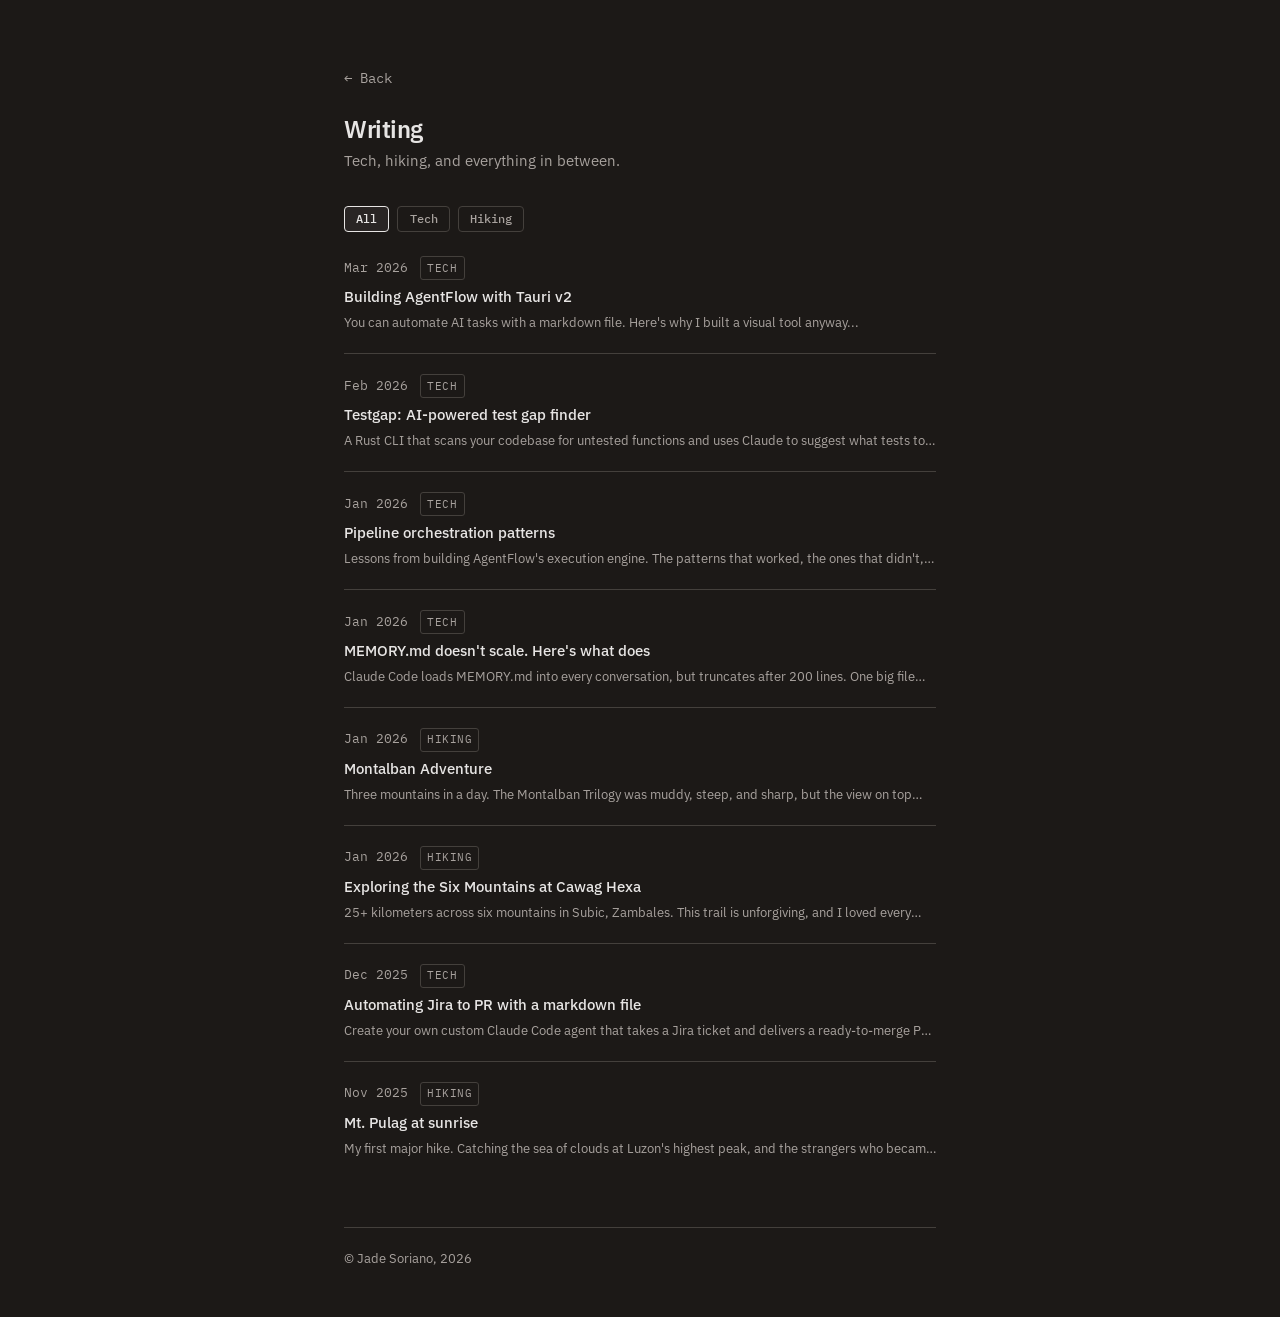
<file: writing.html>
<!DOCTYPE html>
<html lang="en">
<head>
  <meta charset="UTF-8">
  <meta name="viewport" content="width=device-width, initial-scale=1.0">
  <title>Writing | Jade Soriano</title>

  <link rel="preconnect" href="https://fonts.googleapis.com">
  <link rel="preconnect" href="https://fonts.gstatic.com" crossorigin>
  <link href="https://fonts.googleapis.com/css2?family=IBM+Plex+Sans:ital,wght@0,300;0,400;0,500;0,600;1,300;1,400&family=IBM+Plex+Mono:wght@400;500&display=swap" rel="stylesheet">

  <link rel="icon" href="data:image/svg+xml,<svg xmlns='http://www.w3.org/2000/svg' viewBox='0 0 100 100'><text y='.9em' font-size='90'>~</text></svg>">

  <meta name="description" content="Writing by Jade Soriano. Tech, hiking, and more.">

  <link rel="stylesheet" href="assets/css/styles.css">
</head>
<body>
  <main>
    <a href="index.html" class="back-link">&larr; Back</a>

    <header>
      <h1>Writing</h1>
      <p class="subtitle">Tech, hiking, and everything in between.</p>
    </header>

    <div class="filters">
      <button class="filter-btn active" data-filter="all">All</button>
      <button class="filter-btn" data-filter="tech">Tech</button>
      <button class="filter-btn" data-filter="hiking">Hiking</button>
    </div>

    <ul class="writing-list">
      <li id="agent-flow" class="writing-item" data-category="tech" data-title="Building AgentFlow with Tauri v2">
        <div class="writing-meta">
          <time>Mar 2026</time>
          <span class="writing-category">tech</span>
        </div>
        <h3>Building AgentFlow with Tauri v2</h3>
        <p class="writing-snippet">You can automate AI tasks with a markdown file. Here's why I built a visual tool anyway...</p>
        <template class="writing-body">
          <p>Running <code>claude --agent agents/my-workflow.md</code> works. It's simple and it gets the job done. But after using markdown-based agents on real projects, I kept running into the same problems: failed steps meant restarting the whole thing, cost tracking was invisible until the bill showed up, teammates couldn't read the markdown syntax, and parallel execution needed bash scripting workarounds.</p>
          <p>So I built AgentFlow. A desktop app that lets you do the same thing visually.</p>
          <h4>Why visual?</h4>
          <p>Each step is a block on a canvas. While it's running, you can see exactly what's happening: <strong>blue for running, green for completed, red for failed</strong>. When something breaks, you don't restart from scratch. You fix the issue and resume from the failed step.</p>
          <p>Token usage and dollar amounts are tracked per step with budget limits, so you know what a workflow costs <em>while</em> it's running, not after. Approval gates let you pause execution for human review before continuing. And parallel processing is just drag-and-drop, no scripting needed.</p>
          <h4>Who it's for</h4>
          <p>It's for anyone who's been frustrated by restarting failed runs, teams with mixed technical backgrounds where not everyone reads markdown, and people who want visibility into what their AI workflows are actually doing and costing.</p>
          <h4>The stack</h4>
          <p>Built with <strong>Tauri v2</strong> (Rust backend), <strong>React 19 + TypeScript</strong>, Tailwind CSS, React Flow for the canvas, SQLite for local storage, and Tokio for async operations. The final binary is ~8 MB. It's MIT-licensed and open source.</p>
          <p>I wrote a longer post about this on <a href="https://dev.to/jadessoriano/you-can-automate-ai-tasks-with-a-markdown-file-heres-why-i-built-a-visual-tool-anyway-405a" target="_blank" rel="noopener">dev.to</a>. You can also check out <a href="https://agent-flow-site.vercel.app/" target="_blank" rel="noopener">the AgentFlow site</a> for docs and downloads.</p>
        </template>
      </li>

      <li id="testgap" class="writing-item" data-category="tech" data-title="Testgap: AI-powered test gap finder">
        <div class="writing-meta">
          <time>Feb 2026</time>
          <span class="writing-category">tech</span>
        </div>
        <h3>Testgap: AI-powered test gap finder</h3>
        <p class="writing-snippet">A Rust CLI that scans your codebase for untested functions and uses Claude to suggest what tests to write...</p>
        <template class="writing-body">
          <p>Testgap is a CLI tool I built in Rust that scans your codebase for untested functions and uses Claude AI to suggest what tests to write first. It's the tool I wished existed every time I joined a project with spotty coverage.</p>
          <h4>How it works</h4>
          <p>Under the hood, testgap uses <strong>tree-sitter</strong> to parse function definitions across your codebase, then maps them against existing test files to find gaps. Each untested function gets a severity classification:</p>
          <ul>
            <li><strong>Critical:</strong> public functions with high complexity</li>
            <li><strong>Warning:</strong> public functions with low complexity</li>
            <li><strong>Info:</strong> private/internal functions</li>
          </ul>
          <h4>AI-powered suggestions</h4>
          <p>The real value comes when you enable the AI layer. Testgap sends untested functions to Claude and gets back <strong>risk assessments</strong> and concrete test suggestions, so you know not just <em>what</em> to test but <em>how</em>. You can also run <code>--no-ai</code> for free static analysis only.</p>
          <h4>Built for CI</h4>
          <p>Testgap outputs in human-readable, JSON, and Markdown formats. Use <code>--fail-on-critical</code> as a CI gate to catch untested public APIs before they ship. It supports <strong>Rust, TypeScript, Python, and Go</strong> out of the box.</p>
          <p>Check out <a href="https://testgap-site.vercel.app/" target="_blank" rel="noopener">the Testgap site</a> for docs and installation.</p>
        </template>
      </li>

      <li id="pipeline-patterns" class="writing-item" data-category="tech" data-title="Pipeline orchestration patterns">
        <div class="writing-meta">
          <time>Jan 2026</time>
          <span class="writing-category">tech</span>
        </div>
        <h3>Pipeline orchestration patterns</h3>
        <p class="writing-snippet">Lessons from building AgentFlow's execution engine. The patterns that worked, the ones that didn't, and why agent pipelines are different...</p>
        <template class="writing-body">
          <p>While building <a href="https://agent-flow-site.vercel.app/" target="_blank" rel="noopener">AgentFlow</a>, I had to figure out how to orchestrate multi-step AI workflows reliably. These are the patterns that survived contact with real use.</p>
          <h4>Sequential chains</h4>
          <p>The simplest pattern: <strong>A &rarr; B &rarr; C</strong>. Each node runs after the previous one completes. This works well for deterministic workflows like running tests, then lint, then deploy. But with LLM nodes, the output of step A shapes what step B even <em>means</em>, so you need to think carefully about what context flows between nodes.</p>
          <h4>Parallel fan-out with join</h4>
          <p>Fan out to <strong>multiple nodes simultaneously</strong>, then collect results at a sync point. This is where real speed gains come from. In AgentFlow, a Parallel node spins up concurrent tasks via Tokio and waits for all branches to resolve before continuing. The tricky part is deciding what to do when one branch fails. Do you cancel the others, or let them finish?</p>
          <h4>Approval gates</h4>
          <p>Not every step should run automatically. Approval gates pause execution and wait for <strong>human review</strong> before continuing. I use these before destructive operations. A pipeline might generate a migration, but a human should confirm before it runs <code>DROP TABLE</code>. The gate stores the pending state so you can close your laptop and approve later.</p>
          <h4>Resume from failure</h4>
          <p>This is the pattern I'm most glad I built. When a node fails, the pipeline saves its state: which nodes completed, their outputs, where it broke. You fix the issue and <strong>resume from the failed node</strong> without re-running everything before it. With LLM calls that cost real money, re-running a 10-step pipeline because step 8 hit a rate limit is painful.</p>
          <h4>Cost-aware execution</h4>
          <p>Agent pipelines aren't free. Each AI Task node has a <strong>per-node token cost estimate</strong>, and the execution engine tracks spend in real time. You can set budget limits so if a pipeline is about to blow past its cap, it stops early instead of burning through your API credits. This turned out to be one of the most-used features.</p>
          <h4>What's different about agent pipelines</h4>
          <p>Traditional orchestration (Airflow, Step Functions) assumes deterministic tasks. Agent pipelines are different: outputs are <strong>non-deterministic</strong>, a single node might stream tokens for 30 seconds, and context window limits mean you can't just pass everything forward. Designing for this means smaller nodes with explicit context boundaries, and treating retries as <em>new attempts</em> rather than replays.</p>
        </template>
      </li>

      <li id="memory-md" class="writing-item" data-category="tech" data-title="MEMORY.md doesn't scale. Here's what does">
        <div class="writing-meta">
          <time>Jan 2026</time>
          <span class="writing-category">tech</span>
        </div>
        <h3>MEMORY.md doesn't scale. Here's what does</h3>
        <p class="writing-snippet">Claude Code loads MEMORY.md into every conversation, but truncates after 200 lines. One big file means lost context...</p>
        <template class="writing-body">
          <p>Claude Code loads <code>MEMORY.md</code> into every conversation. It's where you store architecture decisions, infrastructure notes, coding conventions, project phases. The problem: everything past 200 lines gets truncated. The more context you add, the more the oldest entries disappear. Claude forgets previous decisions and you end up repeating yourself.</p>
          <h4>The fix: indexed topic files</h4>
          <p>Instead of one massive file, restructure your memory into a lean index and separate topic files:</p>
          <pre><code>memory/
  MEMORY.md                   → index (~30 lines)
  architecture-decisions.md
  docker-infra.md
  plan-phases.md
  debugging-notes.md
  deferred-items.md</code></pre>
          <p>The index stays under 200 lines and serves as a table of contents. Each topic file holds the real detail. Claude loads the index every time, then reads the relevant topic files based on what you're working on. Nothing gets truncated, nothing gets lost.</p>
          <h4>Why this works</h4>
          <p>It mirrors the <code>.claude/agents/</code> pattern: a small file gives Claude direction while detailed files remain accessible on demand. Short, stable preferences like "always use bun" or "never auto-commit" stay in the index itself. Everything else lives in its own file.</p>
          <h4>Tips</h4>
          <ul>
            <li>Keep the index under 100 lines when possible</li>
            <li>Use descriptive file names, not generic labels</li>
            <li>Aim for 5 to 10 topic files maximum</li>
            <li>Periodically review and remove outdated notes</li>
          </ul>
          <h4>Getting started</h4>
          <p>You don't even have to do it manually. Just ask Claude: "Break my MEMORY.md into topic files. Keep the main file as an index under 200 lines, and move detailed sections into separate .md files in the same memory directory." It'll handle the restructuring for you.</p>
          <p>Structure beats bulk. I wrote more about this on <a href="https://dev.to/jadessoriano/memorymd-doesnt-scale-heres-what-does-34ic" target="_blank" rel="noopener">dev.to</a>.</p>
        </template>
      </li>

      <li id="montalban" class="writing-item" data-category="hiking" data-title="Montalban Adventure">
        <div class="writing-meta">
          <time>Jan 2026</time>
          <span class="writing-category">hiking</span>
        </div>
        <h3>Montalban Adventure</h3>
        <p class="writing-snippet">Three mountains in a day. The Montalban Trilogy was muddy, steep, and sharp, but the view on top made all of it worth it...</p>
        <template class="writing-body">
          <img class="writing-photo" src="assets/images/montalban.jpg" alt="Montalban Trilogy hike" />
          <p>We did the Montalban Trilogy: <strong>Mt. Binacayan</strong>, <strong>Mt. Pamitinan</strong>, and <strong>Mt. Hapunang Banoi</strong>, all three summits in a single day. It's in Rodriguez, Rizal, about an hour from Manila.</p>
          <h4>The climb</h4>
          <p>It was challenging. There's a lot of uphill bouldering over limestone, long steep ascents that don't let up, and the rocks are <em>sharp</em>. You feel it in your hands as much as your legs. It rained a bit too, which made the trail muddy and slippery on some sections.</p>
          <p>But the view from the top was really worth it. You can see the whole valley stretching out, Wawa Dam below, and if you're lucky, a sea of clouds rolling through in the morning.</p>
          <h4>The junction</h4>
          <p>Between the summits there's a junction where we took a quick rest. Everyone just sat on the rocks, caught their breath, drank water, and looked at each other like "we're really doing all three." Then we kept going.</p>
          <h4>Would I do it again?</h4>
          <p>Absolutely. It's not a beginner trail, but if you've done a few hikes before, the Trilogy is doable in a day. Just bring gloves for the bouldering, wear pants you don't mind getting muddy, and start early.</p>
        </template>
      </li>

      <li id="cawag-hexa" class="writing-item" data-category="hiking" data-title="Exploring the Six Mountains at Cawag Hexa">
        <div class="writing-meta">
          <time>Jan 2026</time>
          <span class="writing-category">hiking</span>
        </div>
        <h3>Exploring the Six Mountains at Cawag Hexa</h3>
        <p class="writing-snippet">25+ kilometers across six mountains in Subic, Zambales. This trail is unforgiving, and I loved every minute of it...</p>
        <template class="writing-body">
          <img class="writing-photo" src="assets/images/cawag.jpg" alt="Cawag Hexa trail" />
          <p>The Cawag Hexa is six mountains in one day: <strong>Mt. Balingkilat</strong>, <strong>Mt. Bira-Bira</strong>, <strong>Mt. Naulaw</strong>, <strong>Mt. Dayungan</strong>, <strong>Mt. Cinco Picos</strong>, and <strong>Mt. Redondo</strong>. Over 25 kilometers of trail in Subic, Zambales. This trail is unforgiving.</p>
          <h4>The first attempt</h4>
          <p>My first time, I didn't finish. We made it past the second mountain, Mt. Bira-Bira, but by then I'd run out of water and it was damn hot at the top. We stopped at the <strong>Thinking Tree</strong>, this spot on the trail that literally makes you think about whether you want to keep going. We decided not to. Took what they call the "Cawag Exit" and showed ourselves the way out.</p>
          <h4>The revenge hike</h4>
          <p>The second time, I finished it. We started at <strong>3:00 AM</strong> and I didn't reach the end until around <strong>8:00 PM</strong>. Almost 17 hours on the trail.</p>
          <p>The first mountain is a full assault. Long, steep, and it doesn't let up. You're already working hard before sunrise. But after that, each mountain gives you something different. Different terrain, different views, different kind of tired.</p>
          <h4>The fourth mountain</h4>
          <p>Mt. Dayungan was the one that got to me. Same level of difficulty as the first, maybe worse because your legs are already gone by that point. And the fake peaks. You'd think you've reached the top, then there's another one. And another one. Feels like it never ends. I lost count of how many times I thought "okay, <em>this</em> is it" and it wasn't.</p>
          <h4>The finish</h4>
          <p>At the end of the trail there's a river. I couldn't enjoy it because it was already dark by the time I got there. But honestly, just finishing was the reward. Each mountain is unique and gives you a completely different experience. I was so happy I came back and completed it the second time around.</p>
        </template>
      </li>

      <li id="jira-to-pr" class="writing-item" data-category="tech" data-title="Automating Jira to PR with a markdown file">
        <div class="writing-meta">
          <time>Dec 2025</time>
          <span class="writing-category">tech</span>
        </div>
        <h3>Automating Jira to PR with a markdown file</h3>
        <p class="writing-snippet">Create your own custom Claude Code agent that takes a Jira ticket and delivers a ready-to-merge PR. It's just a markdown file...</p>
        <template class="writing-body">
          <p>Create your own custom agent that takes a Jira ticket and delivers a ready-to-merge PR, end to end. The entire thing is a markdown file in <code>.claude/agents/</code>.</p>
          <p>Here's the gist of mine:</p>
          <pre><code># Ticket-to-PR Agent

Complete development pipeline: takes a Jira
ticket and delivers a ready-to-merge PR.

## Full Pipeline
Jira Ticket &rarr; Worktree &rarr; Implement
&rarr; Test &rarr; Fix &rarr; Changelog
&rarr; Commit &rarr; Sync Develop &rarr; Push &rarr; PR

## Phase 1: Setup
- Parse input (Jira key, URL, or description)
- Fetch ticket details via Atlassian MCP
- Create worktree from latest develop

## Phase 2: Implement
- Plan before coding
- Follow project conventions
- Write tests (Pest / Vitest)

## Phase 3: Ship
- Run tests, fix failures
- Update CHANGELOG.md
- Commit, merge latest develop, push, open PR</code></pre>
          <p>I just type <code>ticket-to-pr ML-305</code> in Claude Code and it handles everything: fetching the Jira ticket, scaffolding, implementation, tests, and PR submission.</p>
          <h4>Why this works</h4>
          <p>Claude Code agents are just markdown instructions. No framework, no SDK, no build step. You describe the workflow in plain English with enough specificity (branch naming conventions, test commands, commit message format) and the agent follows it. The file lives in your repo, so your whole team gets it on <code>git pull</code>.</p>
          <h4>Get started</h4>
          <p>To create your own, just ask Claude: <em>"Create a custom agent in <code>.claude/agents/</code> that [describe your workflow]."</em> Use the structure above as a starting point. The key is being explicit about your project's conventions (directory structure, test framework, commit format) so the agent produces code that looks like yours.</p>
        </template>
      </li>

      <li id="mt-pulag" class="writing-item" data-category="hiking" data-title="Mt. Pulag at sunrise">
        <div class="writing-meta">
          <time>Nov 2025</time>
          <span class="writing-category">hiking</span>
        </div>
        <h3>Mt. Pulag at sunrise</h3>
        <p class="writing-snippet">My first major hike. Catching the sea of clouds at Luzon's highest peak, and the strangers who became friends along the way...</p>
        <template class="writing-body">
          <video class="writing-video" src="assets/videos/pulag.mp4" controls playsinline preload="metadata"></video>
          <p>This was my first major hike, and honestly, it ruined me for regular weekends.</p>
          <p><a href="https://www.google.com/search?q=mt.+pulag" target="_blank" rel="noopener">Mt. Pulag</a> is Luzon's highest peak at <strong>2,922 meters</strong>. You hike through mossy forest in the dark, starting around 2 AM, freezing and half-awake. Then the sun breaks through a sea of clouds and suddenly none of that matters.</p>
          <h4>The people made it</h4>
          <p>The trail itself is beautiful, but it's the people I remember most. Strangers at the homestay the night before became friends by the time we hit the summit. We shared stories over instant coffee, cracked jokes on the trail when our legs were giving out, and passed around whatever food anyone had left. Someone had a thermos of hot chocolate that became the most valuable thing on the mountain.</p>
          <p>There's something about shivering together at 3 AM on a dirt trail that fast-tracks a friendship.</p>
          <h4>The trail</h4>
          <p>We took the <strong>Ambangeg trail</strong>, the most accessible of the three routes. It's a well-maintained path, about 3-4 hours to summit. Not technical, but the cold and the altitude make it real enough.</p>
          <h4>What to bring</h4>
          <ul>
            <li>Thermal base layer, since temps drop to <strong>0-5&deg;C</strong> at the summit</li>
            <li>Headlamp with fresh batteries</li>
            <li>Hot water in a thermos (you'll thank yourself later)</li>
            <li>Extra food to share. It's the best icebreaker</li>
          </ul>
          <p>When the clouds parted and the <em>sea of clouds</em> stretched out below us at golden hour, everyone just stood there, quiet for the first time all night. That moment alone was worth every shivering minute.</p>
        </template>
      </li>

    </ul>

    <div class="modal-overlay" id="modal">
      <div class="modal">
        <button class="modal-close" id="modal-close">&times;</button>
        <h3 id="modal-title"></h3>
        <div class="modal-divider"></div>
        <div id="modal-body" class="modal-body"></div>
      </div>
    </div>

    <footer>
      <div class="divider"></div>
      <p>&copy; Jade Soriano, 2026</p>
    </footer>
  </main>

  <script>
    // Filters
    function applyFilter(filter) {
      document.querySelectorAll('.filter-btn').forEach(function(b) {
        b.classList.toggle('active', b.getAttribute('data-filter') === filter);
      });
      document.querySelectorAll('.writing-item').forEach(function(item) {
        if (filter === 'all' || item.getAttribute('data-category') === filter) {
          item.removeAttribute('data-hidden');
        } else {
          item.setAttribute('data-hidden', 'true');
        }
      });
    }

    document.querySelectorAll('.filter-btn').forEach(function(btn) {
      btn.addEventListener('click', function() {
        var filter = this.getAttribute('data-filter');
        applyFilter(filter);
        var url = new URL(window.location);
        if (filter === 'all') {
          url.searchParams.delete('filter');
        } else {
          url.searchParams.set('filter', filter);
        }
        history.replaceState(null, '', url);
      });
    });

    // Restore filter from URL
    var savedFilter = new URL(window.location).searchParams.get('filter');
    if (savedFilter) applyFilter(savedFilter);

    // Modal
    var modal = document.getElementById('modal');
    var modalTitle = document.getElementById('modal-title');
    var modalBody = document.getElementById('modal-body');

    function closeModal() {
      modal.classList.remove('open');
      var url = new URL(window.location);
      url.hash = '';
      history.replaceState(null, '', url.pathname + url.search);
    }

    // Mark previously visited posts on load
    var visited = JSON.parse(localStorage.getItem('visited-posts') || '[]');
    visited.forEach(function(id) {
      var el = document.getElementById(id);
      if (el) el.classList.add('visited');
    });

    document.querySelectorAll('.writing-item').forEach(function(item) {
      item.addEventListener('click', function() {
        modalTitle.textContent = this.getAttribute('data-title');
        var tpl = this.querySelector('.writing-body');
        modalBody.innerHTML = tpl ? tpl.innerHTML : '';
        modal.classList.add('open');
        var url = new URL(window.location);
        url.hash = this.id;
        history.replaceState(null, '', url.pathname + url.search + '#' + this.id);

        // Track as visited
        this.classList.add('visited');
        var v = JSON.parse(localStorage.getItem('visited-posts') || '[]');
        if (v.indexOf(this.id) === -1) {
          v.push(this.id);
          localStorage.setItem('visited-posts', JSON.stringify(v));
        }
      });
    });

    document.getElementById('modal-close').addEventListener('click', closeModal);

    modal.addEventListener('click', function(e) {
      if (e.target === modal) closeModal();
    });

    document.addEventListener('keydown', function(e) {
      if (e.key === 'Escape') closeModal();
    });

    // Open from hash on load
    if (window.location.hash) {
      var target = document.querySelector(window.location.hash);
      if (target) target.click();
    }
  </script>
</body>
</html>
</file>
<file: assets/css/styles.css>
*,
*::before,
*::after {
  margin: 0;
  padding: 0;
  box-sizing: border-box;
}

/* Minimal scrollbars */
* {
  scrollbar-width: thin;
  scrollbar-color: var(--divider) transparent;
}

*::-webkit-scrollbar {
  width: 4px;
  height: 4px;
}

*::-webkit-scrollbar-track {
  background: transparent;
}

*::-webkit-scrollbar-thumb {
  background: var(--divider);
  border-radius: 4px;
}

*::-webkit-scrollbar-thumb:hover {
  background: var(--text-secondary);
}

:root {
  --bg: #1c1917;
  --text: #e7e5e4;
  --text-secondary: #a8a29e;
  --accent: #e7e5e4;
  --link: #e7e5e4;
  --link-hover: #a8a29e;
  --divider: #44403c;
  --track-bg: #292524;
}

html {
  font-size: 16px;
  -webkit-font-smoothing: antialiased;
  -moz-osx-font-smoothing: grayscale;
}

body {
  font-family: 'IBM Plex Sans', -apple-system, sans-serif;
  background: var(--bg);
  color: var(--text);
  line-height: 1.7;
  display: flex;
  justify-content: center;
  min-height: 100vh;
}

main {
  max-width: 640px;
  width: 100%;
  padding: 4rem 1.5rem 3rem;
}

/* Header */
header {
  margin-bottom: 2rem;
}

.header-row {
  display: flex;
  justify-content: space-between;
  align-items: flex-start;
}

.name-hover {
  position: relative;
  cursor: default;
}

.name-img {
  position: absolute;
  top: 50%;
  left: calc(100% + 12px);
  transform: translateY(-50%) translateX(4px);
  width: 100px;
  height: 100px;
  object-fit: cover;
  border-radius: 50%;
  box-shadow: 0 4px 20px rgba(0, 0, 0, 0.3);
  opacity: 0;
  pointer-events: none;
  transition: opacity 0.3s ease, transform 0.3s ease;
  z-index: 10;
}

.name-hover:hover .name-img {
  opacity: 1;
  transform: translateY(-50%) translateX(0);
}

.cv-btn {
  display: inline-flex;
  align-items: center;
  gap: 0.35rem;
  font-size: 0.75rem;
  font-family: 'IBM Plex Mono', monospace;
  font-weight: 500;
  text-decoration: none;
  color: var(--text-secondary);
  border: 1px solid var(--divider);
  border-radius: 4px;
  padding: 0.3rem 0.6rem;
  transition: color 0.15s ease, border-color 0.15s ease;
  white-space: nowrap;
  margin-top: 0.25rem;
}

.cv-btn:hover {
  color: var(--text);
  border-color: var(--text-secondary);
}

h1 {
  font-size: 1.5rem;
  font-weight: 600;
  letter-spacing: -0.02em;
  line-height: 1.3;
}

.subtitle {
  color: var(--text-secondary);
  font-size: 0.95rem;
  margin-top: 0.15rem;
}

/* Sections */
section {
  margin-bottom: 2.5rem;
}

.intro p {
  margin-bottom: 0.75rem;
  font-size: 0.95rem;
}

.intro p:last-child {
  margin-bottom: 0;
}

.stack-hover {
  position: relative;
  cursor: default;
}

.stack-hover::before {
  content: '';
  position: absolute;
  inset: -0.75rem -0.5rem;
}

.stack-img {
  position: absolute;
  bottom: calc(100% + 8px);
  right: 0;
  width: 200px;
  border-radius: 8px;
  box-shadow: 0 4px 20px rgba(0, 0, 0, 0.15);
  opacity: 0;
  transform: translateY(4px);
  pointer-events: none;
  transition: opacity 0.3s ease, transform 0.3s ease;
  z-index: 10;
}

.stack-hover:hover .stack-img {
  opacity: 1;
  transform: translateY(0);
}

.hike-hover {
  position: relative;
  cursor: pointer;
  font-weight: 500;
  text-decoration: underline;
  text-decoration-thickness: 1px;
  text-underline-offset: 2px;
  color: var(--link);
  transition: color 0.15s ease;
}

.hike-hover:hover {
  color: #4a8a35;
}

.hike-img {
  position: absolute;
  bottom: calc(100% + 8px);
  left: 50%;
  transform: translateX(-50%) translateY(4px);
  width: 200px;
  border-radius: 8px;
  box-shadow: 0 4px 20px rgba(0, 0, 0, 0.15);
  opacity: 0;
  pointer-events: none;
  transition: opacity 0.3s ease, transform 0.3s ease;
  z-index: 10;
}

.hike-hover:hover .hike-img {
  opacity: 1;
  transform: translateX(-50%) translateY(0);
}

.music-hover {
  position: relative;
  cursor: pointer;
  font-weight: 500;
  text-decoration: underline;
  text-decoration-thickness: 1px;
  text-underline-offset: 2px;
  color: var(--link);
  transition: color 0.15s ease;
}

.music-hover:hover {
  color: #1DB954;
}

.music-img {
  position: absolute;
  bottom: calc(100% + 8px);
  left: 50%;
  transform: translateX(-50%) translateY(4px);
  width: 200px;
  border-radius: 8px;
  box-shadow: 0 4px 20px rgba(0, 0, 0, 0.15);
  opacity: 0;
  pointer-events: none;
  transition: opacity 0.3s ease, transform 0.3s ease;
  z-index: 10;
}

.music-hover:hover .music-img {
  opacity: 1;
  transform: translateX(-50%) translateY(0);
}

.ph-hover {
  position: relative;
  cursor: pointer;
  text-decoration: none;
  color: var(--text);
  display: block;
  margin-bottom: 0.75rem;
  font-size: 0.95rem;
}

.ph-hover:hover {
  color: var(--text);
}

/* PHP elePHPant hover */
.php-hover {
  position: relative;
  cursor: pointer;
  text-decoration: none;
  color: var(--text);
  display: block;
  margin-bottom: 0.75rem;
  font-size: 0.95rem;
}

.php-hover:hover {
  color: var(--text);
}

.php-hover::before {
  content: '';
  position: absolute;
  inset: -0.75rem -0.5rem;
}

.php-text {
  transition: color 0.3s ease;
  text-decoration: underline;
  text-decoration-thickness: 1px;
  text-underline-offset: 2px;
}

.php-hover:hover .php-text {
  color: #777BB3;
}

.scenery {
  position: absolute;
  bottom: 100%;
  left: 0;
  width: 100%;
  height: 50px;
  opacity: 0;
  transition: opacity 0.5s ease;
  pointer-events: none;
}

.php-hover:hover .scenery {
  opacity: 1;
}

.elephpant {
  position: absolute;
  bottom: calc(100% + 6px);
  left: 0;
  pointer-events: none;
  opacity: 0;
  transition: opacity 0.5s ease;
}

.elephpant.visible {
  opacity: 1;
}

.elephpant.visible .leg-fl { animation: leg-swing 0.6s ease-in-out infinite alternate; }
.elephpant.visible .leg-fr { animation: leg-swing 0.6s ease-in-out infinite alternate-reverse; }
.elephpant.visible .leg-bl { animation: leg-swing 0.6s ease-in-out infinite alternate-reverse; }
.elephpant.visible .leg-br { animation: leg-swing 0.6s ease-in-out infinite alternate; }

.elephpant-wrap {
  display: inline-block;
}

@keyframes leg-swing {
  0% { transform: rotate(-15deg); transform-origin: top center; }
  100% { transform: rotate(15deg); transform-origin: top center; }
}

.ph-hover::before {
  content: '';
  position: absolute;
  inset: -0.75rem -0.5rem;
}

.ph-text {
  transition: color 0.3s ease, text-shadow 0.3s ease;
  text-decoration: underline;
  text-decoration-thickness: 1px;
  text-underline-offset: 2px;
}

.pixie-dust {
  position: absolute;
  border-radius: 50%;
  background: #ffd700;
  box-shadow: 0 0 4px #ffd700, 0 0 8px rgba(255, 215, 0, 0.4);
  pointer-events: none;
  animation: dust-float ease-out forwards;
  z-index: 20;
}

@keyframes dust-float {
  0% {
    opacity: 1;
    transform: translate(0, 0) scale(1);
  }
  100% {
    opacity: 0;
    transform: translate(var(--dx), var(--dy)) scale(0);
  }
}

.ph-hover:hover .ph-text {
  color: #ffd700;
  text-shadow: 0 0 6px rgba(255, 215, 0, 0.6), 0 0 16px rgba(255, 215, 0, 0.4), 0 0 32px rgba(255, 215, 0, 0.2);
}

.ph-img {
  position: absolute;
  bottom: calc(100% + 8px);
  right: 0;
  width: 220px;
  border-radius: 8px;
  box-shadow: 0 4px 20px rgba(0, 0, 0, 0.15);
  opacity: 0;
  transform: translateY(4px);
  pointer-events: none;
  transition: opacity 0.3s ease, transform 0.3s ease;
  z-index: 10;
}

.ph-hover:hover .ph-img {
  opacity: 1;
  transform: translateY(0);
}

strong {
  font-weight: 500;
}

h2 {
  font-size: 0.85rem;
  font-weight: 500;
  text-transform: uppercase;
  letter-spacing: 0.06em;
  color: var(--text-secondary);
  margin-bottom: 0.5rem;
}

h3 {
  font-size: 0.9rem;
  font-weight: 500;
  margin-bottom: 0.75rem;
  color: var(--text);
}

.divider {
  height: 1px;
  background: var(--divider);
  margin-bottom: 1.25rem;
}

/* Links */
a {
  color: var(--link);
  text-decoration-thickness: 1px;
  text-underline-offset: 2px;
  transition: color 0.15s ease;
}

a:hover {
  color: var(--link-hover);
}

/* Skills */
.skill-grid {
  display: grid;
  grid-template-columns: 1fr 1fr;
  gap: 1rem 2rem;
}

@media (max-width: 500px) {
  .skill-grid {
    grid-template-columns: 1fr;
    gap: 0.75rem;
  }
}

.skill-group h3 {
  font-size: 0.8rem;
  font-family: 'IBM Plex Mono', monospace;
  color: var(--text-secondary);
  text-transform: uppercase;
  letter-spacing: 0.04em;
  margin-bottom: 0.2rem;
}

.skill-group p {
  font-size: 0.9rem;
  line-height: 1.5;
}

/* Career */
.timeline {
  list-style: none;
}

.timeline-item {
  margin-bottom: 1.25rem;
}

.timeline-item:last-child {
  margin-bottom: 0;
}

.timeline-header {
  display: flex;
  justify-content: space-between;
  align-items: baseline;
  gap: 1rem;
}

.timeline-header strong {
  font-size: 0.95rem;
  font-weight: 500;
}

.timeline-header time {
  font-size: 0.8rem;
  font-family: 'IBM Plex Mono', monospace;
  color: var(--text-secondary);
  white-space: nowrap;
}

.timeline-company {
  font-size: 0.85rem;
  color: var(--text-secondary);
  margin-top: 0.1rem;
}

.timeline-desc {
  font-size: 0.9rem;
  margin-top: 0.25rem;
}

/* Projects */
.project-list {
  list-style: none;
}

.project-item {
  margin-bottom: 1rem;
}

.project-item:last-child {
  margin-bottom: 0;
}

.project-header a {
  font-size: 0.95rem;
}

.project-desc {
  font-size: 0.9rem;
  color: var(--text-secondary);
  margin-top: 0.15rem;
  line-height: 1.5;
}

/* Posts grid */
.posts-grid {
  display: grid;
  grid-template-columns: 1fr 1fr;
  gap: 2rem;
}

@media (max-width: 500px) {
  .posts-grid {
    grid-template-columns: 1fr;
    gap: 1.5rem;
  }
}

.post-list {
  list-style: none;
}

.post-list li {
  margin-bottom: 0.6rem;
  display: flex;
  flex-direction: column;
}

.post-list a {
  font-size: 0.95rem;
  line-height: 1.4;
}

.view-all {
  display: inline-block;
  margin-top: 1rem;
  font-size: 0.8rem;
  font-family: 'IBM Plex Mono', monospace;
  text-decoration: none;
  color: var(--text-secondary);
}

.view-all:hover {
  color: var(--text);
}

.post-list time {
  font-size: 0.8rem;
  color: var(--text-secondary);
  font-family: 'IBM Plex Mono', monospace;
}

/* Now playing border glow */
.now-playing.glow {
  animation: border-glow 4s ease;
}

@keyframes border-glow {
  0% { box-shadow: 0 0 0 0 transparent; }
  10% { box-shadow: 0 0 12px 3px var(--text-secondary); }
  50% { box-shadow: 0 0 12px 3px var(--text-secondary); }
  100% { box-shadow: 0 0 0 0 transparent; }
}

/* Now playing */
.now-playing {
  display: flex;
  gap: 1rem;
  background: var(--track-bg);
  border-radius: 8px;
  padding: 1rem;
  text-decoration: none;
  color: var(--text);
  transition: opacity 0.15s ease;
  align-items: center;
}

.now-playing:hover {
  color: var(--text);
  opacity: 0.8;
}

.album-art-wrap {
  flex-shrink: 0;
  width: 72px;
  height: 72px;
  border-radius: 6px;
  overflow: visible;
  background: var(--divider);
  display: flex;
  align-items: center;
  justify-content: center;
  position: relative;
}

.album-art-ambient {
  position: absolute;
  inset: -8px;
  width: calc(100% + 16px);
  height: calc(100% + 16px);
  object-fit: cover;
  border-radius: 10px;
  filter: blur(16px) saturate(1.5);
  opacity: 0;
  transition: opacity 0.6s ease;
  z-index: 0;
  pointer-events: none;
}

.album-art-ambient.loaded {
  opacity: 0.6;
}

.album-art-wrap .ripple {
  position: absolute;
  inset: 0;
  border-radius: 6px;
  pointer-events: none;
  z-index: 0;
  opacity: 0;
}

.album-art-wrap .ripple.active {
  animation: ripple-out 2s ease-out infinite;
}

.album-art-wrap .ripple-2.active {
  animation-delay: 0.7s;
}

.album-art-wrap .ripple-3.active {
  animation-delay: 1.4s;
}

@keyframes ripple-out {
  0% {
    transform: scale(1);
    opacity: 0.5;
    box-shadow: 0 0 0 0 var(--ripple-color, rgba(120, 120, 120, 0.4));
  }
  100% {
    transform: scale(1.35);
    opacity: 0;
    box-shadow: 0 0 12px 6px var(--ripple-color, rgba(120, 120, 120, 0.4));
  }
}

.album-art {
  width: 100%;
  height: 100%;
  object-fit: cover;
  display: none;
  position: relative;
  z-index: 1;
  border-radius: 6px;
}

.album-art.loaded {
  display: block;
}

.album-art.loaded + .album-art-placeholder {
  display: none;
}

.album-art-placeholder {
  color: var(--text-secondary);
  opacity: 0.4;
}

.track-details {
  flex: 1;
  min-width: 0;
}

.track-top {
  display: flex;
  flex-direction: column;
  gap: 0.05rem;
  margin-bottom: 0.5rem;
}

.track-name {
  font-size: 0.95rem;
  font-weight: 500;
  white-space: nowrap;
  overflow: hidden;
  text-overflow: ellipsis;
}

.artist-name {
  font-size: 0.82rem;
  color: var(--text-secondary);
  white-space: nowrap;
  overflow: hidden;
  text-overflow: ellipsis;
}

.album-name {
  font-size: 0.75rem;
  color: var(--text-secondary);
  opacity: 0.7;
  white-space: nowrap;
  overflow: hidden;
  text-overflow: ellipsis;
}

.track-bottom {
  margin-bottom: 0.35rem;
}

.progress-bar {
  height: 3px;
  background: var(--divider);
  border-radius: 2px;
  overflow: hidden;
  margin-bottom: 0.25rem;
}

.progress-fill {
  height: 100%;
  background: var(--text-secondary);
  border-radius: 2px;
  width: 0%;
  transition: width 0.3s ease;
}

.track-time {
  display: flex;
  justify-content: space-between;
  font-size: 0.65rem;
  font-family: 'IBM Plex Mono', monospace;
  color: var(--text-secondary);
  opacity: 0.7;
}

.listen-status-row {
  display: flex;
  align-items: center;
  justify-content: space-between;
}

.listen-status {
  font-size: 0.7rem;
  font-family: 'IBM Plex Mono', monospace;
  color: var(--text-secondary);
  text-transform: uppercase;
  letter-spacing: 0.04em;
}

.spotify-icon {
  color: #1DB954;
  opacity: 0.8;
  flex-shrink: 0;
}

@media (max-width: 500px) {
  .album-art-wrap {
    width: 56px;
    height: 56px;
  }
}

/* Writing page */
.back-link {
  font-size: 0.85rem;
  font-family: 'IBM Plex Mono', monospace;
  text-decoration: none;
  color: var(--text-secondary);
  display: inline-block;
  margin-bottom: 1.5rem;
}

.back-link:hover {
  color: var(--text);
}

.filters {
  display: flex;
  gap: 0.5rem;
  margin-bottom: 1.5rem;
  flex-wrap: wrap;
}

.filter-btn {
  font-size: 0.75rem;
  font-family: 'IBM Plex Mono', monospace;
  font-weight: 500;
  background: none;
  border: 1px solid var(--divider);
  border-radius: 4px;
  padding: 0.3rem 0.7rem;
  color: var(--text-secondary);
  cursor: pointer;
  transition: color 0.15s ease, border-color 0.15s ease, background 0.15s ease;
}

.filter-btn:hover {
  color: var(--text);
  border-color: var(--text-secondary);
}

.filter-btn.active {
  color: var(--text);
  border-color: var(--text);
  background: var(--track-bg);
}

.writing-list {
  list-style: none;
}

.writing-item {
  margin-bottom: 1.25rem;
  padding-bottom: 1.25rem;
  border-bottom: 1px solid var(--divider);
}

.writing-item:last-child {
  border-bottom: none;
}

.writing-item[data-hidden="true"] {
  display: none;
}

.writing-item.visited {
  opacity: 0.55;
}

.writing-item.visited:hover {
  opacity: 0.7;
}

.writing-meta {
  display: flex;
  align-items: baseline;
  gap: 0.75rem;
  margin-bottom: 0.25rem;
}

.writing-meta time {
  font-size: 0.8rem;
  font-family: 'IBM Plex Mono', monospace;
  color: var(--text-secondary);
}

.writing-category {
  font-size: 0.7rem;
  font-family: 'IBM Plex Mono', monospace;
  text-transform: uppercase;
  letter-spacing: 0.04em;
  color: var(--text-secondary);
  border: 1px solid var(--divider);
  border-radius: 3px;
  padding: 0.1rem 0.4rem;
}

.writing-item {
  cursor: pointer;
  transition: opacity 0.15s ease;
}

.writing-item:hover {
  opacity: 0.7;
}

.writing-item h3 {
  font-size: 0.95rem;
  font-weight: 500;
  margin-bottom: 0.2rem;
}

.writing-snippet {
  font-size: 0.82rem;
  line-height: 1.5;
  color: var(--text-secondary);
  display: -webkit-box;
  -webkit-line-clamp: 1;
  -webkit-box-orient: vertical;
  overflow: hidden;
}

/* Modal */
.modal-overlay {
  display: none;
  position: fixed;
  inset: 0;
  background: rgba(0, 0, 0, 0.4);
  z-index: 100;
  justify-content: center;
  align-items: center;
  padding: 1.5rem;
}

.modal-overlay.open {
  display: flex;
}

.modal {
  background: var(--bg);
  border: 1px solid var(--divider);
  border-radius: 8px;
  max-width: 520px;
  width: 100%;
  padding: 1.75rem;
  position: relative;
}

.modal h3 {
  font-size: 1rem;
  font-weight: 500;
  margin-bottom: 0.75rem;
  padding-right: 1.5rem;
}

.modal-body {
  max-height: 60vh;
  overflow-y: auto;
}

.modal-divider {
  height: 1px;
  background: var(--divider);
  margin-bottom: 0.75rem;
}

.modal-body p {
  font-size: 0.9rem;
  line-height: 1.7;
  color: var(--text-secondary);
  margin-bottom: 0.6rem;
}

.modal-body p:last-child {
  margin-bottom: 0;
}

.modal-body h4 {
  font-size: 0.85rem;
  font-weight: 500;
  margin-top: 1rem;
  margin-bottom: 0.3rem;
  color: var(--text);
}

.modal-body ul {
  list-style: disc;
  padding-left: 1.25rem;
  margin-bottom: 0.6rem;
}

.modal-body li {
  font-size: 0.9rem;
  line-height: 1.6;
  color: var(--text-secondary);
  margin-bottom: 0.2rem;
}

.modal-body pre {
  background: var(--track-bg);
  border-radius: 6px;
  padding: 1rem;
  margin-bottom: 0.6rem;
  overflow-x: auto;
}

.modal-body pre code {
  font-family: 'IBM Plex Mono', monospace;
  font-size: 0.75rem;
  line-height: 1.6;
  background: none;
  padding: 0;
  border-radius: 0;
  color: var(--text-secondary);
}

.modal-body .writing-video,
.modal-body .writing-photo {
  width: 100%;
  border-radius: 6px;
  margin-bottom: 0.75rem;
}

.modal-body .writing-photo {
  object-fit: cover;
  max-height: 300px;
}

.modal-body code {
  font-family: 'IBM Plex Mono', monospace;
  font-size: 0.82rem;
  background: var(--track-bg);
  padding: 0.1rem 0.35rem;
  border-radius: 3px;
}

.modal-body strong {
  color: var(--text);
}

.modal-body em {
  font-style: italic;
}

.modal-close {
  position: absolute;
  top: 1rem;
  right: 1rem;
  background: none;
  border: none;
  font-size: 1.25rem;
  color: var(--text-secondary);
  cursor: pointer;
  padding: 0.25rem;
  line-height: 1;
  transition: color 0.15s ease;
}

.modal-close:hover {
  color: var(--text);
}

/* Work History Trail */
.trail-container {
  position: relative;
  max-width: 400px;
  margin: 0 auto;
}

.trail-svg {
  width: 100%;
  height: auto;
  display: block;
}

.trail-path {
  fill: none;
  stroke: #44403c;
  stroke-width: 2.5;
  stroke-dasharray: 8 6;
  stroke-linecap: round;
  transition: stroke-dashoffset 2.5s ease;
}

.trail-stops {
  position: absolute;
  inset: 0;
  pointer-events: none;
}

.trail-stop {
  position: absolute;
  pointer-events: auto;
  cursor: default;
}

.trail-stop:hover .trail-role,
.trail-stop.hover .trail-role {
  color: #e7e5e4;
}

.trail-role {
  font-size: 0.9rem;
  font-weight: 500;
  color: var(--text);
  display: block;
  line-height: 1.3;
  transition: color 0.15s ease;
}

.trail-company {
  font-size: 0.8rem;
  color: var(--text-secondary);
  display: block;
  line-height: 1.4;
}

.trail-date {
  font-size: 0.75rem;
  font-family: 'IBM Plex Mono', monospace;
  color: var(--text-secondary);
  display: block;
}

.trail-stop--left {
  text-align: right;
}

.trail-stop--right {
  text-align: left;
}

.waypoint {
  cursor: pointer;
}

.waypoint-glow {
  transition: stroke 0.3s ease, fill 0.3s ease, stroke-width 0.3s ease;
}

.waypoint-ring {
  transition: stroke 0.3s ease, stroke-width 0.3s ease;
}

.waypoint-dot {
  transition: fill 0.3s ease, r 0.3s ease;
}

.waypoint:hover .waypoint-glow,
.waypoint.active .waypoint-glow {
  stroke: rgba(231, 229, 228, 0.5);
  stroke-width: 5;
  fill: rgba(231, 229, 228, 0.15);
}

.waypoint:hover .waypoint-ring,
.waypoint.active .waypoint-ring {
  stroke: #e7e5e4;
  stroke-width: 2.5;
}

.waypoint:hover .waypoint-dot,
.waypoint.active .waypoint-dot {
  fill: #e7e5e4;
}

.trail-stop:hover .trail-company,
.trail-stop.hover .trail-company,
.trail-stop:hover .trail-date,
.trail-stop.hover .trail-date {
  color: #d6d3d1;
}

.trail-desc {
  display: block;
  font-size: 0.78rem;
  line-height: 1.5;
  color: var(--text-secondary);
  background: var(--track-bg);
  border-radius: 4px;
  padding: 0.4rem 0.5rem;
  margin-top: 0.25rem;
  max-height: 0;
  opacity: 0;
  overflow: hidden;
  transition: max-height 0.4s ease, opacity 0.3s ease;
}

.trail-stop:hover .trail-desc,
.trail-stop.hover .trail-desc {
  max-height: 8rem;
  opacity: 1;
}

@media (max-width: 500px) {
  .trail-role {
    font-size: 0.78rem;
  }
  .trail-company {
    font-size: 0.7rem;
  }
  .trail-date {
    font-size: 0.65rem;
  }
  .trail-desc {
    font-size: 0.68rem;
  }
}

/* Elsewhere */
.elsewhere p {
  font-size: 0.95rem;
}

/* Footer */
footer {
  margin-top: 3rem;
}

footer p {
  font-size: 0.8rem;
  color: var(--text-secondary);
}
</file>
